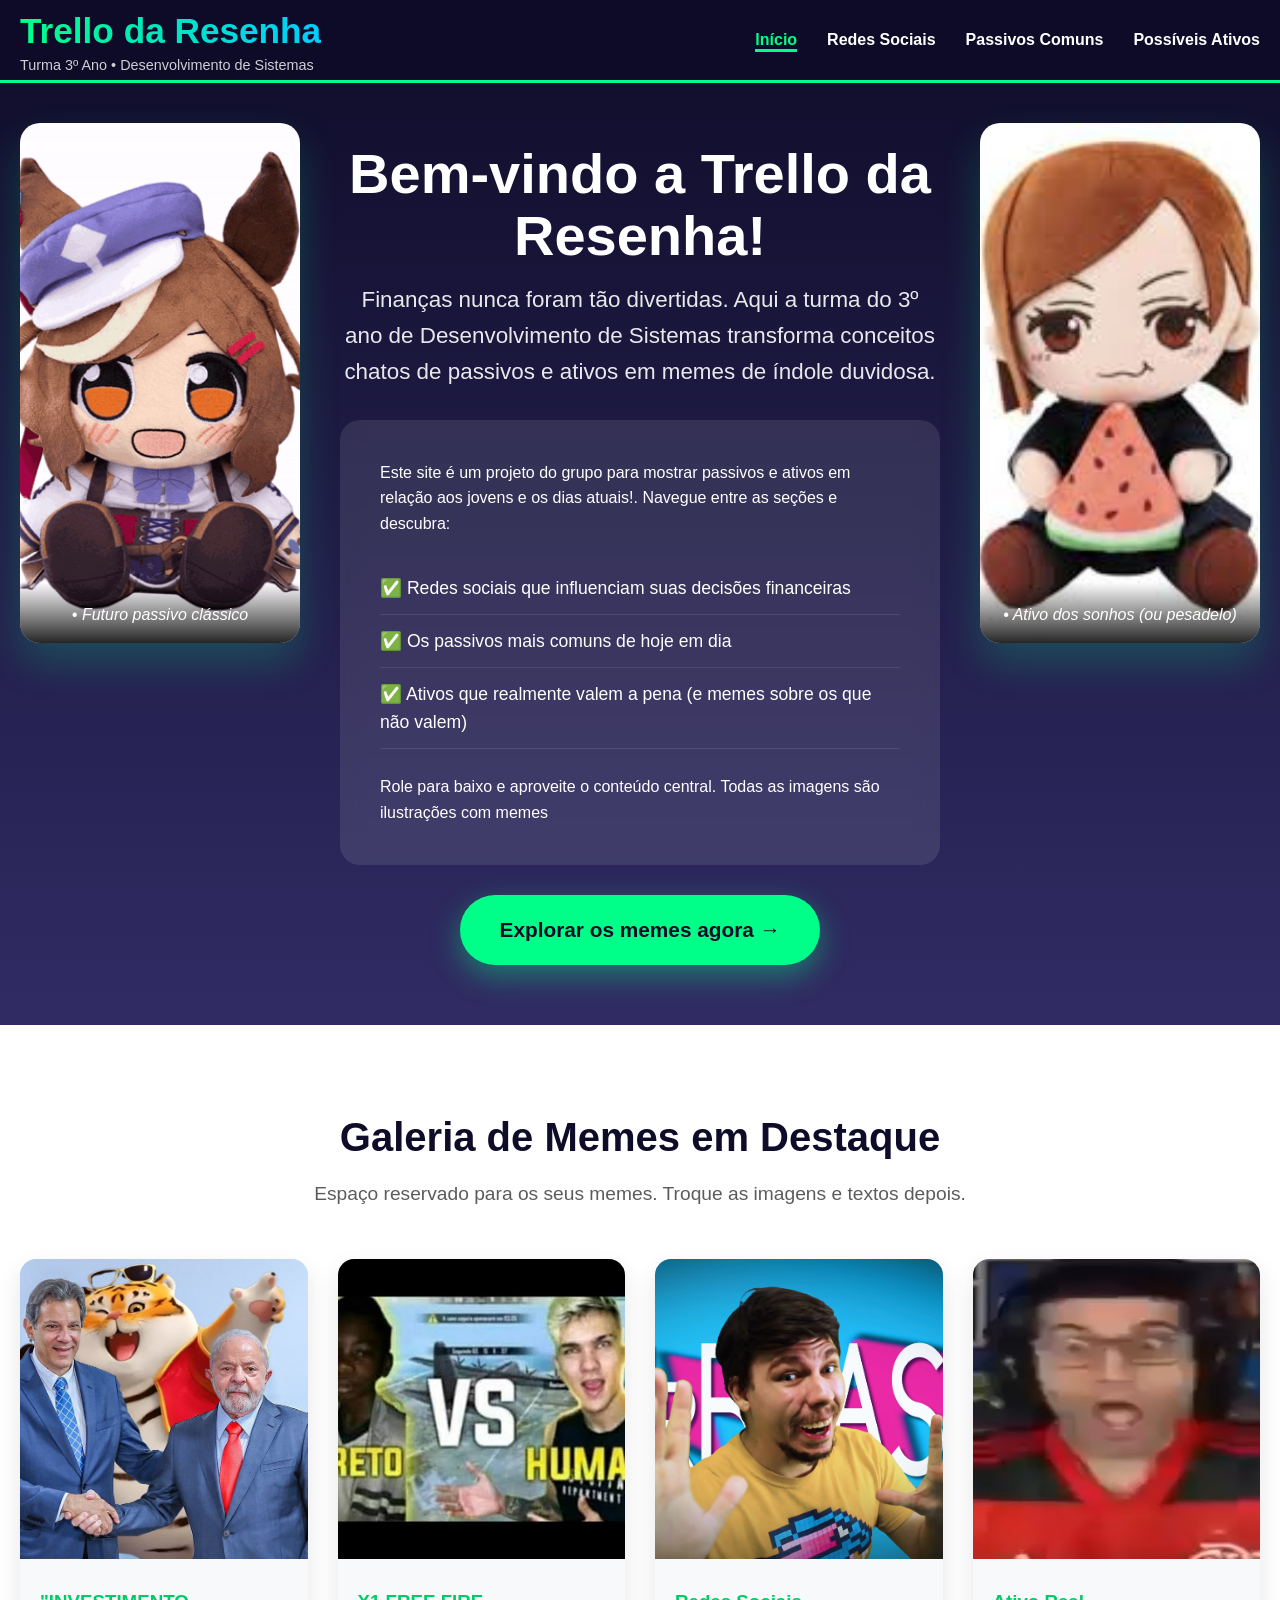
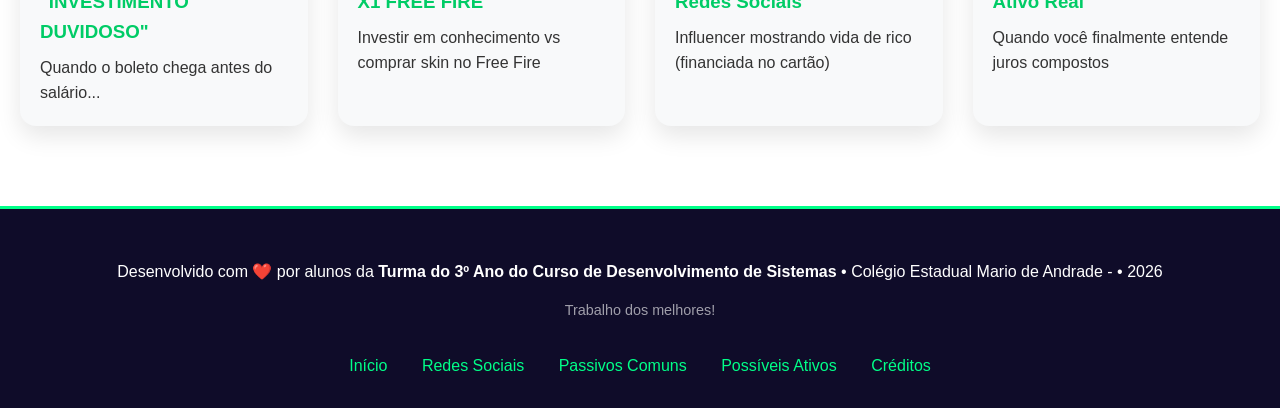
<file: index.html>
<!DOCTYPE html>
<html lang="pt-BR">
<head>
    <meta charset="UTF-8">
    <meta name="viewport" content="width=device-width, initial-scale=1.0">
    <title>Trello da Resenha • Turma 3º DS</title>
    <link rel="stylesheet" href="style.css">
</head>
<body>
    <!-- HEADER / BARRA SUPERIOR -->
    <header class="top-bar">
        <div class="container">
            <!-- Logo / Título -->
            <div class="logo">
                <h1>Trello da Resenha</h1>
                <span class="subtitle">Turma 3º Ano • Desenvolvimento de Sistemas</span>
            </div>

            <!-- Navegação -->
            <nav class="nav-menu">
                <ul>
                    <li><a href="#" class="active">Início</a></li>
                    <li><a href="redes.html">Redes Sociais</a></li>
                    <li><a href="passivos.html">Passivos Comuns</a></li>
                    <li><a href="ativos.html">Possíveis Ativos</a></li>
                </ul>
            </nav>

            <!-- Botão mobile (hamburger) -->
            <button class="hamburger" id="hamburger">
                <span></span>
                <span></span>
                <span></span>
            </button>
        </div>
    </header>

    <!-- MAIN CONTENT -->
    <main>
        
        <!-- HERO CENTRAL - Texto no meio + imagens laterais bonitas -->
        <section class="hero">
            <div class="hero-grid">
                
                <!-- Imagem esquerda (meme placeholder) -->
                <div class="side-image left">
                    <img src="Mambo.png" alt="Meme placeholder esquerdo -">
                    <div class="image-caption">• Futuro passivo clássico</div>
                </div>

                <!-- Área de texto central (principal) -->
                <div class="center-content">
                    <h1 class="hero-title">Bem-vindo a Trello da Resenha!</h1>
                    <p class="hero-subtitle">Finanças nunca foram tão divertidas. Aqui a turma do 3º ano de Desenvolvimento de Sistemas transforma conceitos chatos de passivos e ativos em memes de índole duvidosa.</p>
                    
                    <div class="hero-text">
                        <p>Este site é um projeto do grupo para mostrar passivos e ativos em relação aos jovens e os dias atuais!. Navegue entre as seções e descubra:</p>
                        
                        <ul class="highlight-list">
                            <li>✅ Redes sociais que influenciam suas decisões financeiras</li>
                            <li>✅ Os passivos mais comuns de hoje em dia</li>
                            <li>✅ Ativos que realmente valem a pena (e memes sobre os que não valem)</li>
                        </ul>
                        
                        <p>Role para baixo e aproveite o conteúdo central. Todas as imagens são ilustrações com memes</p>
                    </div>

                    <!-- Botão de call-to-action -->
                    <a href="#" class="cta-button">Explorar os memes agora →</a>
                </div>

                <!-- Imagem direita (meme placeholder) -->
                <div class="side-image right">
                    <img src="nobara.jpg" alt="Meme placeholder direito -">
                    <div class="image-caption">• Ativo dos sonhos (ou pesadelo)</div>
                </div>
            </div>
        </section>

        <!-- SEÇÃO SECUNDÁRIA: Áreas com imagens (memes futuros) -->
        <section class="secondary-section">
            <div class="container">
                <h2 class="section-title">Galeria de Memes em Destaque</h2>
                <p class="section-subtitle">Espaço reservado para os seus memes. Troque as imagens e textos depois.</p>
                
                <div class="memes-grid">
                    <!-- Card 1 -->
                    <div class="meme-card">
                        <img src="haddad-e-lula.jpg" alt="Meme secundário 1">
                        <div class="meme-info">
                            <h3>"INVESTIMENTO DUVIDOSO"</h3>
                            <p>Quando o boleto chega antes do salário...</p>
                        </div>
                    </div>
                    
                    <!-- Card 2 -->
                    <div class="meme-card">
                        <img src="pretovshumano.jpg" alt="Meme secundário 2">
                        <div class="meme-info">
                            <h3>X1 FREE FIRE</h3>
                            <p>Investir em conhecimento vs comprar skin no Free Fire</p>
                        </div>
                    </div>
                    
                    <!-- Card 3 -->
                    <div class="meme-card">
                        <img src="Fake-MrBeast-meme-3.jpg" alt="Meme secundário 3">
                        <div class="meme-info">
                            <h3>Redes Sociais</h3>
                            <p>Influencer mostrando vida de rico (financiada no cartão)</p>
                        </div>
                    </div>
                    
                    <!-- Card 4 -->
                    <div class="meme-card">
                        <img src="davyjones.jpg" alt="Meme secundário 4">
                        <div class="meme-info">
                            <h3>Ativo Real</h3>
                            <p>Quando você finalmente entende juros compostos</p>
                        </div>
                    </div>
                </div>
            </div>
        </section>

    </main>

    <!-- FOOTER -->
    <footer class="main-footer">
        <div class="container">
            <p>
                Desenvolvido com ❤️ por alunos da <strong>Turma do 3º Ano do Curso de Desenvolvimento de Sistemas</strong> • 
                Colégio Estadual Mario de Andrade - • 2026
            </p>
            <p class="footer-small">Trabalho dos melhores!</p>
            
            <!-- Links rápidos no footer -->
            <div class="footer-links">
                <a href="#">Início</a>
                <a href="#">Redes Sociais</a>
                <a href="#">Passivos Comuns</a>
                <a href="#">Possíveis Ativos</a>
                <a href="creditos.html">Créditos</a>
            </div>
        </div>
    </footer>

    <script src="script.js"></script>
</body>
</html>
</file>
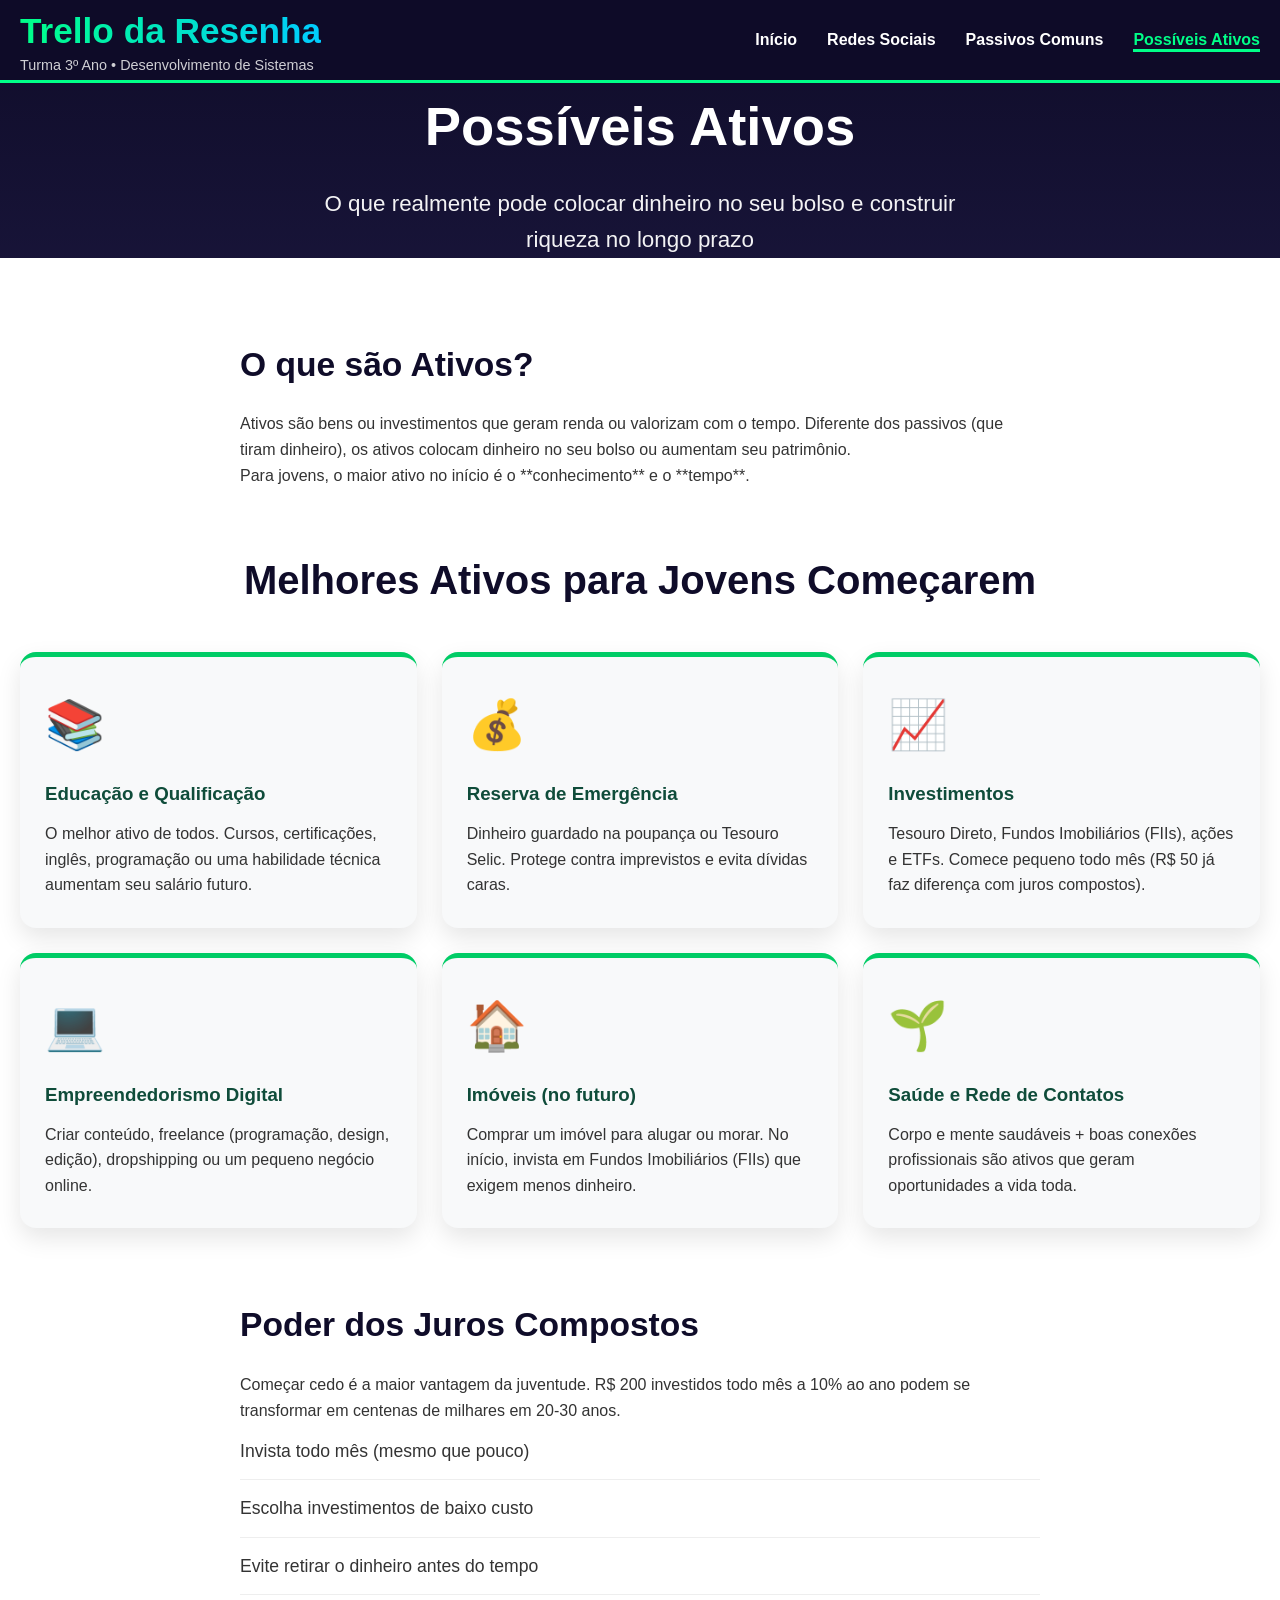
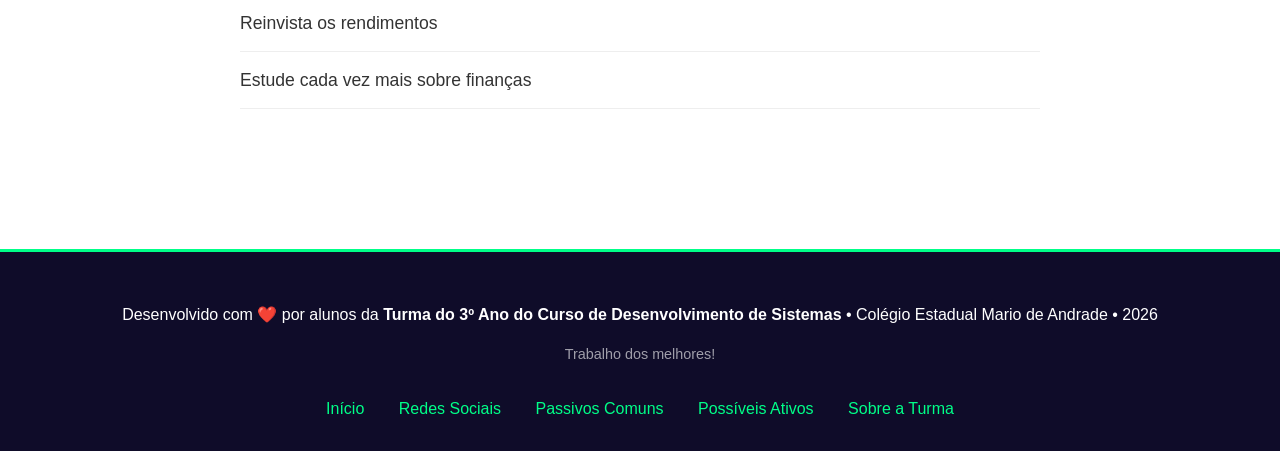
<file: ativos.html>
<!DOCTYPE html>
<html lang="pt-BR">
<head>
    <meta charset="UTF-8">
    <meta name="viewport" content="width=device-width, initial-scale=1.0">
    <title>Possíveis Ativos • Trello da Resenha</title>
    <link rel="stylesheet" href="style.css">
</head>
<body>
    <!-- HEADER -->
    <header class="top-bar">
        <div class="container">
            <div class="logo">
                <h1>Trello da Resenha</h1>
                <span class="subtitle">Turma 3º Ano • Desenvolvimento de Sistemas</span>
            </div>

            <nav class="nav-menu">
                <ul>
                    <li><a href="index.html">Início</a></li>
                    <li><a href="redes.html">Redes Sociais</a></li>
                    <li><a href="passivos.html">Passivos Comuns</a></li>
                    <li><a href="ativos.html" class="active">Possíveis Ativos</a></li>
                </ul>
            </nav>

            <button class="hamburger" id="hamburger">
                <span></span>
                <span></span>
                <span></span>
            </button>
        </div>
    </header>

    <main>
        
        <!-- HERO -->
        <section class="hero-ativos">
            <div class="container">
                <div class="hero-ativos-content">
                    <h1 class="hero-ativos-title">Possíveis Ativos</h1>
                    <p class="hero-ativos-subtitle">
                        O que realmente pode colocar dinheiro no seu bolso e construir riqueza no longo prazo
                    </p>
                </div>
            </div>
        </section>

        <!-- CONTEÚDO -->
        <section class="content-section">
            <div class="container">
                
                <div class="text-block">
                    <h2>O que são Ativos?</h2>
                    <p>Ativos são bens ou investimentos que geram renda ou valorizam com o tempo. Diferente dos passivos (que tiram dinheiro), os ativos colocam dinheiro no seu bolso ou aumentam seu patrimônio.</p>
                    <p>Para jovens, o maior ativo no início é o **conhecimento** e o **tempo**.</p>
                </div>

                <h2 class="section-title" style="text-align:center; margin: 50px 0 30px;">Melhores Ativos para Jovens Começarem</h2>
                
                <div class="ativos-grid">
                    <div class="ativo-card">
                        <div class="ativo-icon">📚</div>
                        <h3>Educação e Qualificação</h3>
                        <p>O melhor ativo de todos. Cursos, certificações, inglês, programação ou uma habilidade técnica aumentam seu salário futuro.</p>
                    </div>
                    
                    <div class="ativo-card">
                        <div class="ativo-icon">💰</div>
                        <h3>Reserva de Emergência</h3>
                        <p>Dinheiro guardado na poupança ou Tesouro Selic. Protege contra imprevistos e evita dívidas caras.</p>
                    </div>
                    
                    <div class="ativo-card">
                        <div class="ativo-icon">📈</div>
                        <h3>Investimentos</h3>
                        <p>Tesouro Direto, Fundos Imobiliários (FIIs), ações e ETFs. Comece pequeno todo mês (R$ 50 já faz diferença com juros compostos).</p>
                    </div>
                    
                    <div class="ativo-card">
                        <div class="ativo-icon">💻</div>
                        <h3>Empreendedorismo Digital</h3>
                        <p>Criar conteúdo, freelance (programação, design, edição), dropshipping ou um pequeno negócio online.</p>
                    </div>
                    
                    <div class="ativo-card">
                        <div class="ativo-icon">🏠</div>
                        <h3>Imóveis (no futuro)</h3>
                        <p>Comprar um imóvel para alugar ou morar. No início, invista em Fundos Imobiliários (FIIs) que exigem menos dinheiro.</p>
                    </div>
                    
                    <div class="ativo-card">
                        <div class="ativo-icon">🌱</div>
                        <h3>Saúde e Rede de Contatos</h3>
                        <p>Corpo e mente saudáveis + boas conexões profissionais são ativos que geram oportunidades a vida toda.</p>
                    </div>
                </div>

                <div class="text-block" style="margin-top: 70px;">
                    <h2>Poder dos Juros Compostos</h2>
                    <p>Começar cedo é a maior vantagem da juventude. R$ 200 investidos todo mês a 10% ao ano podem se transformar em centenas de milhares em 20-30 anos.</p>
                    
                    <ul class="custom-list">
                        <li>Invista todo mês (mesmo que pouco)</li>
                        <li>Escolha investimentos de baixo custo</li>
                        <li>Evite retirar o dinheiro antes do tempo</li>
                        <li>Reinvista os rendimentos</li>
                        <li>Estude cada vez mais sobre finanças</li>
                    </ul>
                </div>

                <!-- Área leve com memes (opcional e pequena) -->
               
        </section>

    </main>

    <!-- FOOTER -->
    <footer class="main-footer">
        <div class="container">
            <p>
                Desenvolvido com ❤️ por alunos da <strong>Turma do 3º Ano do Curso de Desenvolvimento de Sistemas</strong> • 
                Colégio Estadual Mario de Andrade • 2026
            </p>
            <p class="footer-small">Trabalho dos melhores!</p>
            
            <div class="footer-links">
                <a href="index.html">Início</a>
                <a href="redes.html">Redes Sociais</a>
                <a href="passivos.html">Passivos Comuns</a>
                <a href="ativos.html">Possíveis Ativos</a>
                <a href="#">Sobre a Turma</a>
            </div>
        </div>
    </footer>

    <script src="script.js"></script>
</body>
</html>
</file>
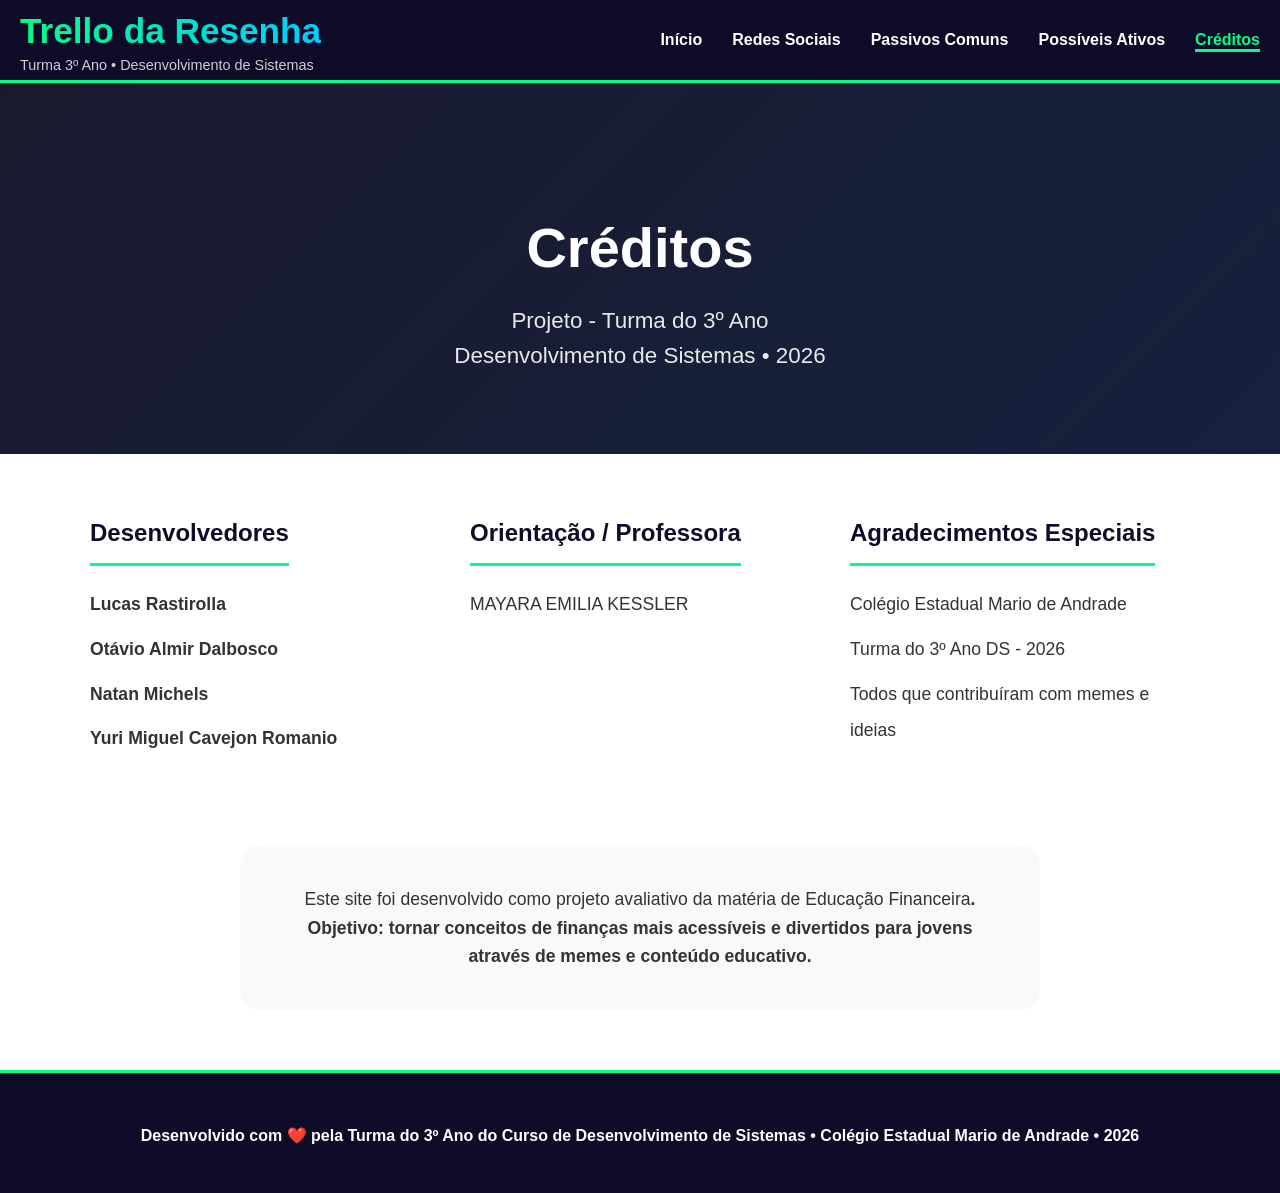
<file: creditos.html>
<!DOCTYPE html>
<html lang="pt-BR">
<head>
    <meta charset="UTF-8">
    <meta name="viewport" content="width=device-width, initial-scale=1.0">
    <title>Créditos • Trello da Resenha</title>
    <link rel="stylesheet" href="style.css">
</head>
<body>
    <!-- HEADER -->
    <header class="top-bar">
        <div class="container">
            <div class="logo">
                <h1>Trello da Resenha</h1>
                <span class="subtitle">Turma 3º Ano • Desenvolvimento de Sistemas</span>
            </div>

            <nav class="nav-menu">
                <ul>
                    <li><a href="index.html">Início</a></li>
                    <li><a href="redes.html">Redes Sociais</a></li>
                    <li><a href="passivos.html">Passivos Comuns</a></li>
                    <li><a href="ativos.html">Possíveis Ativos</a></li>
                    <li><a href="creditos.html" class="active">Créditos</a></li>
                </ul>
            </nav>

            <button class="hamburger" id="hamburger">
                <span></span>
                <span></span>
                <span></span>
            </button>
        </div>
    </header>

    <main>
        <section class="creditos-hero">
            <div class="container">
                <h1 class="creditos-title">Créditos</h1>
                <p class="creditos-subtitle">Projeto - Turma do 3º Ano<br>Desenvolvimento de Sistemas • 2026</p>
            </div>
        </section>

        <section class="creditos-section">
            <div class="container">
                <div class="creditos-grid">
                    
                    <div class="creditos-grupo">
                        <h2>Desenvolvedores</h2>
                        <ul>
                            <li><strong>Lucas Rastirolla</strong></li>
                            <li><strong>Otávio Almir Dalbosco</strong></li>
                            <li><strong>Natan Michels</strong></li>
                            <li><strong>Yuri Miguel Cavejon Romanio</strong></li>
                        </ul>
                    </div>

                    <div class="creditos-grupo">
                        <h2>Orientação / Professora</h2>
                        <ul>
                            <li>MAYARA EMILIA KESSLER</li>
                        </ul>
                    </div>

                    <div class="creditos-grupo">
                        <h2>Agradecimentos Especiais</h2>
                        <ul>
                            <li>Colégio Estadual Mario de Andrade</li>
                            <li>Turma do 3º Ano DS - 2026</li>
                            <li>Todos que contribuíram com memes e ideias</li>
                        </ul>
                    </div>

                </div>

                <div class="creditos-final">
                    <p>Este site foi desenvolvido como projeto avaliativo da matéria de </strong>Educação Financeira<strong>.</p>
                    <p>Objetivo: tornar conceitos de finanças mais acessíveis e divertidos para jovens através de memes e conteúdo educativo.</p>
                </div>
            </div>
        </section>
    </main>

    <!-- FOOTER -->
    <footer class="main-footer">
        <div class="container">
            <p>
                Desenvolvido com ❤️ pela <strong>Turma do 3º Ano do Curso de Desenvolvimento de Sistemas</strong> • 
                Colégio Estadual Mario de Andrade • 2026
            </p>
        </div>
    </footer>

    <script src="script.js"></script>
</body>
</html>
</file>
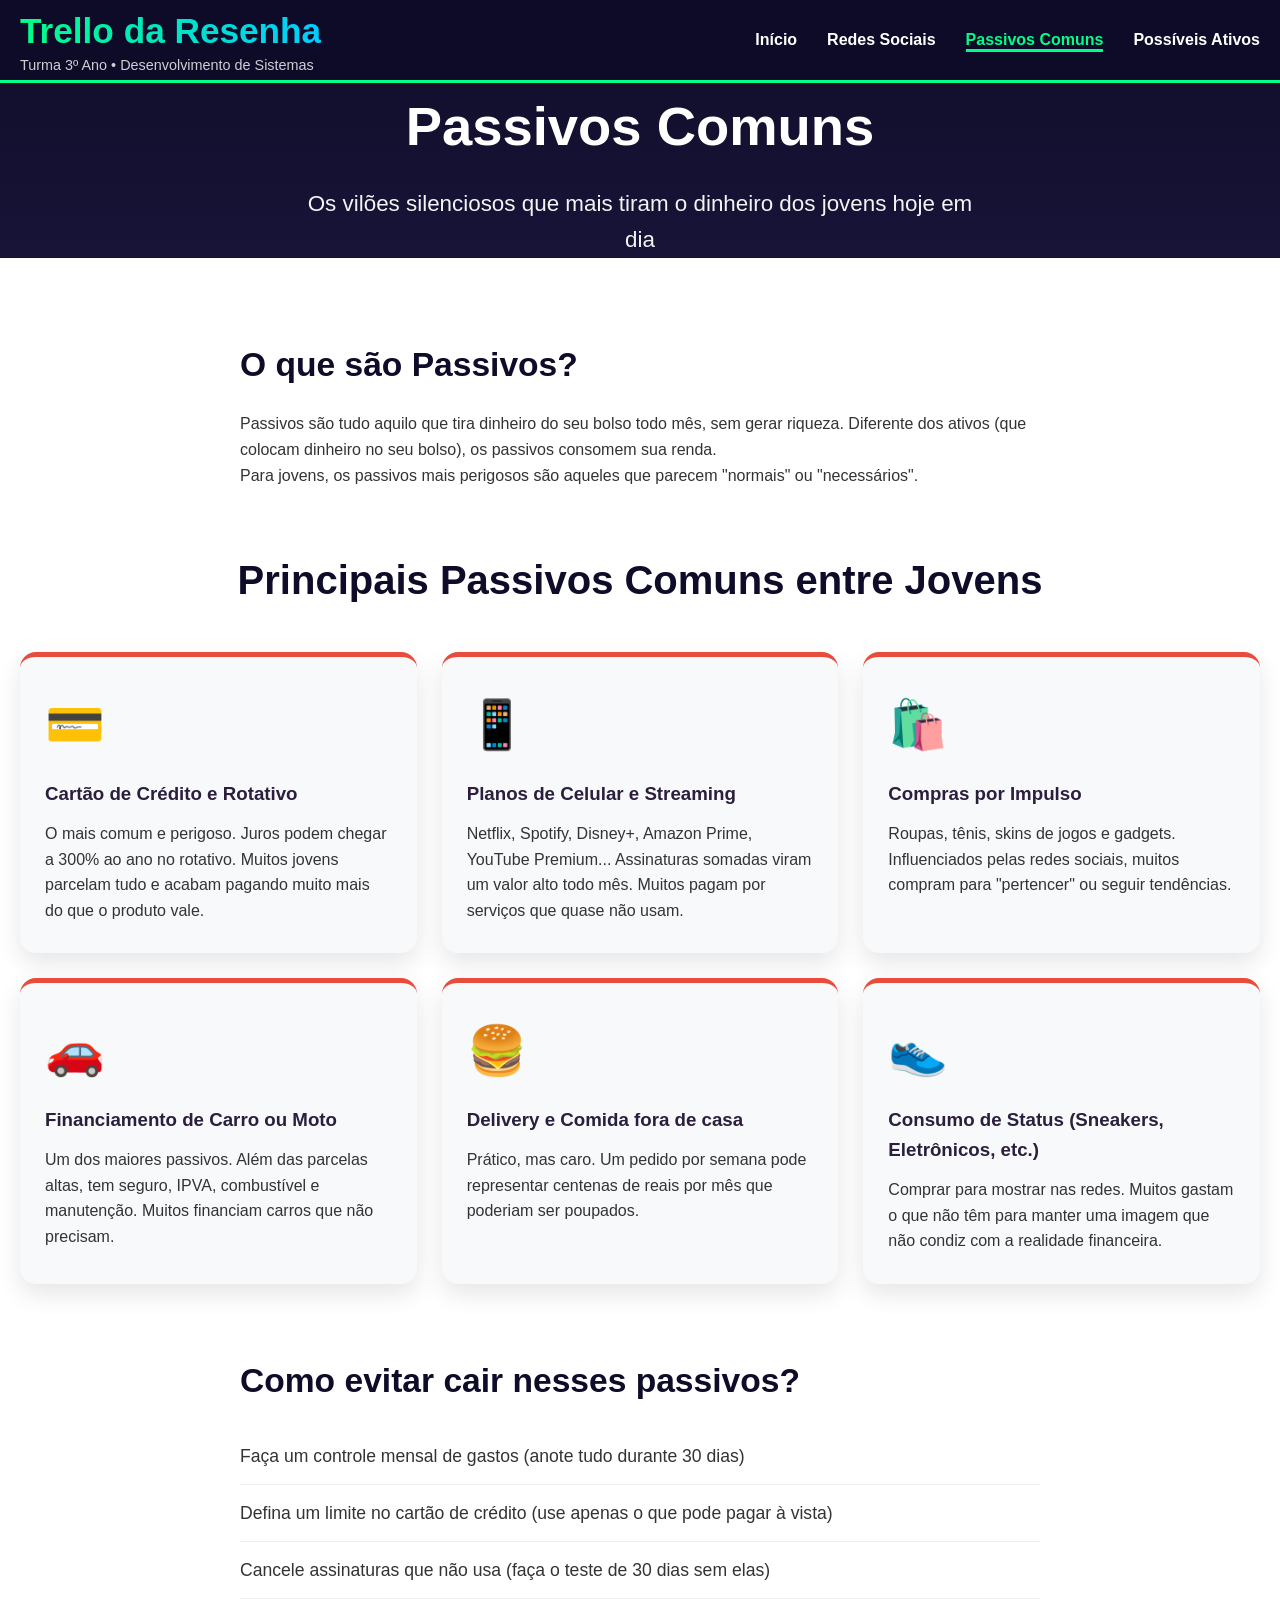
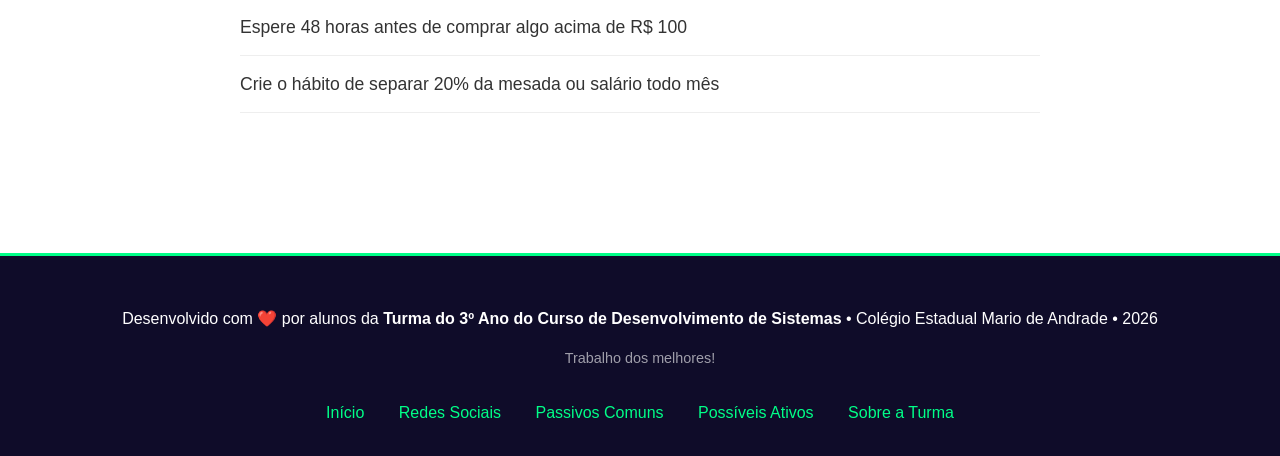
<file: passivos.html>
<!DOCTYPE html>
<html lang="pt-BR">
<head>
    <meta charset="UTF-8">
    <meta name="viewport" content="width=device-width, initial-scale=1.0">
    <title>Passivos Comuns • Trello da Resenha</title>
    <link rel="stylesheet" href="style.css">
</head>
<body>
    <!-- HEADER -->
    <header class="top-bar">
        <div class="container">
            <div class="logo">
                <h1>Trello da Resenha</h1>
                <span class="subtitle">Turma 3º Ano • Desenvolvimento de Sistemas</span>
            </div>

            <nav class="nav-menu">
                <ul>
                    <li><a href="index.html">Início</a></li>
                    <li><a href="redes.html">Redes Sociais</a></li>
                    <li><a href="passivos.html" class="active">Passivos Comuns</a></li>
                    <li><a href="ativos.html">Possíveis Ativos</a></li>
                </ul>
            </nav>

            <button class="hamburger" id="hamburger">
                <span></span>
                <span></span>
                <span></span>
            </button>
        </div>
    </header>

    <main>
        
        <!-- HERO DIFERENTE -->
        <section class="hero-passivos">
            <div class="container">
                <div class="hero-passivos-content">
                    <h1 class="hero-passivos-title">Passivos Comuns</h1>
                    <p class="hero-passivos-subtitle">
                        Os vilões silenciosos que mais tiram o dinheiro dos jovens hoje em dia
                    </p>
                </div>
            </div>
        </section>

        <!-- CONTEÚDO PRINCIPAL -->
        <section class="content-section">
            <div class="container">
                
                <div class="text-block">
                    <h2>O que são Passivos?</h2>
                    <p>Passivos são tudo aquilo que tira dinheiro do seu bolso todo mês, sem gerar riqueza. Diferente dos ativos (que colocam dinheiro no seu bolso), os passivos consomem sua renda.</p>
                    <p>Para jovens, os passivos mais perigosos são aqueles que parecem "normais" ou "necessários".</p>
                </div>

                <!-- Principais Passivos - Cards -->
                <h2 class="section-title" style="text-align:center; margin: 50px 0 30px;">Principais Passivos Comuns entre Jovens</h2>
                
                <div class="passivos-grid">
                    <div class="passivo-card">
                        <div class="passivo-icon">💳</div>
                        <h3>Cartão de Crédito e Rotativo</h3>
                        <p>O mais comum e perigoso. Juros podem chegar a 300% ao ano no rotativo. Muitos jovens parcelam tudo e acabam pagando muito mais do que o produto vale.</p>
                    </div>
                    
                    <div class="passivo-card">
                        <div class="passivo-icon">📱</div>
                        <h3>Planos de Celular e Streaming</h3>
                        <p>Netflix, Spotify, Disney+, Amazon Prime, YouTube Premium... Assinaturas somadas viram um valor alto todo mês. Muitos pagam por serviços que quase não usam.</p>
                    </div>
                    
                    <div class="passivo-card">
                        <div class="passivo-icon">🛍️</div>
                        <h3>Compras por Impulso</h3>
                        <p>Roupas, tênis, skins de jogos e gadgets. Influenciados pelas redes sociais, muitos compram para "pertencer" ou seguir tendências.</p>
                    </div>
                    
                    <div class="passivo-card">
                        <div class="passivo-icon">🚗</div>
                        <h3>Financiamento de Carro ou Moto</h3>
                        <p>Um dos maiores passivos. Além das parcelas altas, tem seguro, IPVA, combustível e manutenção. Muitos financiam carros que não precisam.</p>
                    </div>
                    
                    <div class="passivo-card">
                        <div class="passivo-icon">🍔</div>
                        <h3>Delivery e Comida fora de casa</h3>
                        <p>Prático, mas caro. Um pedido por semana pode representar centenas de reais por mês que poderiam ser poupados.</p>
                    </div>
                    
                    <div class="passivo-card">
                        <div class="passivo-icon">👟</div>
                        <h3>Consumo de Status (Sneakers, Eletrônicos, etc.)</h3>
                        <p>Comprar para mostrar nas redes. Muitos gastam o que não têm para manter uma imagem que não condiz com a realidade financeira.</p>
                    </div>
                </div>

                <div class="text-block" style="margin-top: 70px;">
                    <h2>Como evitar cair nesses passivos?</h2>
                    <ul class="custom-list">
                        <li>Faça um controle mensal de gastos (anote tudo durante 30 dias)</li>
                        <li>Defina um limite no cartão de crédito (use apenas o que pode pagar à vista)</li>
                        <li>Cancele assinaturas que não usa (faça o teste de 30 dias sem elas)</li>
                        <li>Espere 48 horas antes de comprar algo acima de R$ 100</li>
                        <li>Crie o hábito de separar 20% da mesada ou salário todo mês</li>
                    </ul>
                </div>

               
        </section>

    </main>

    <!-- FOOTER -->
    <footer class="main-footer">
        <div class="container">
            <p>
                Desenvolvido com ❤️ por alunos da <strong>Turma do 3º Ano do Curso de Desenvolvimento de Sistemas</strong> • 
                Colégio Estadual Mario de Andrade • 2026
            </p>
            <p class="footer-small">Trabalho dos melhores!</p>
            
            <div class="footer-links">
                <a href="index.html">Início</a>
                <a href="redes.html">Redes Sociais</a>
                <a href="passivos.html">Passivos Comuns</a>
                <a href="#">Possíveis Ativos</a>
                <a href="#">Sobre a Turma</a>
            </div>
        </div>
    </footer>

    <script src="script.js"></script>
</body>
</html>
</file>
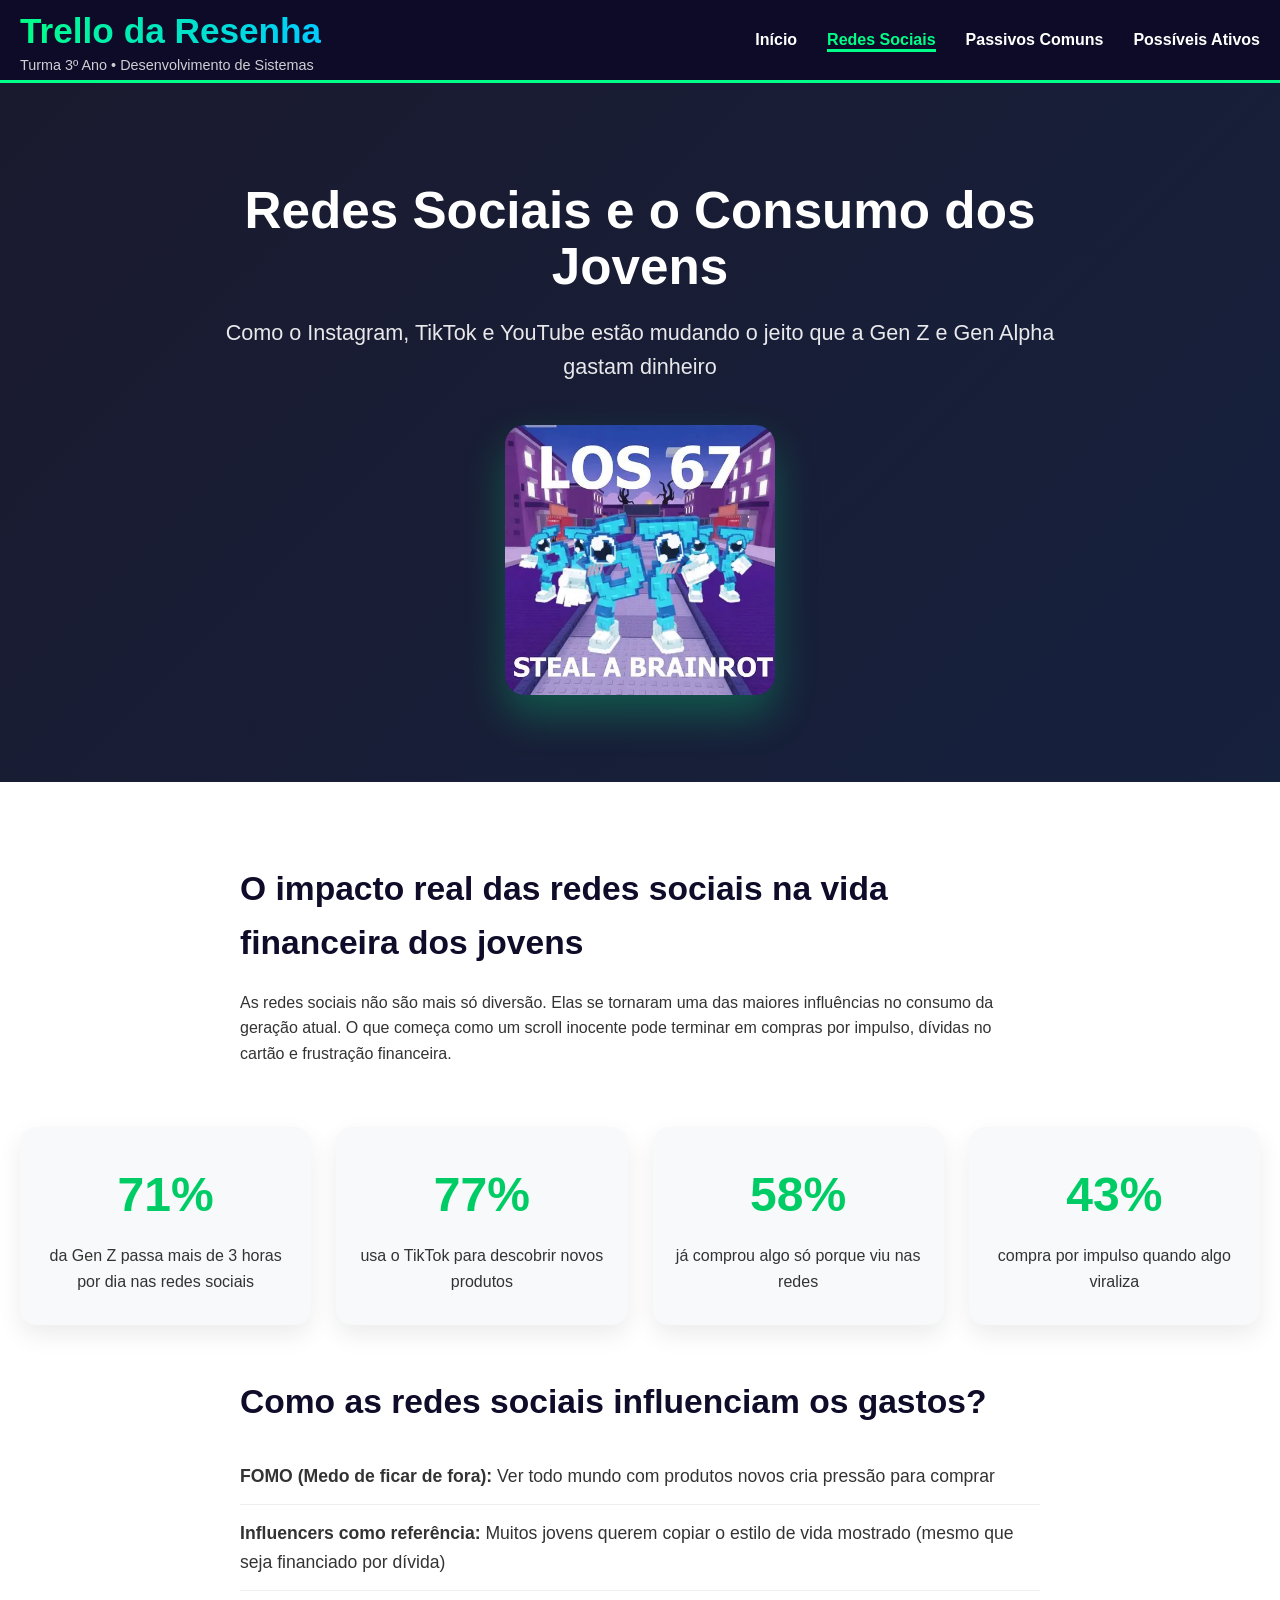
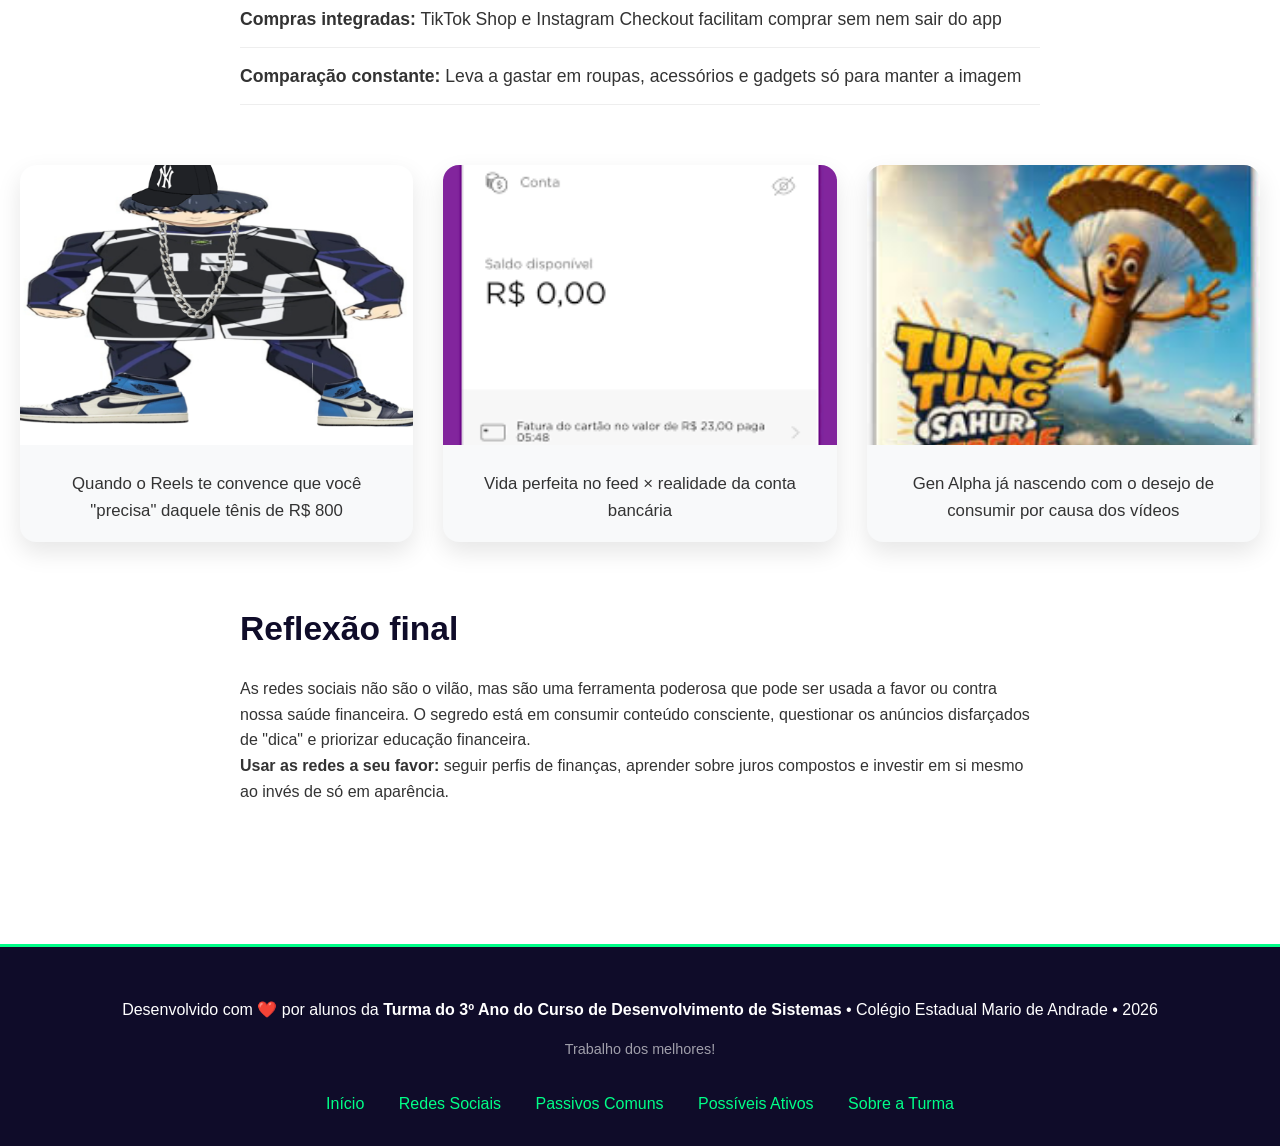
<file: redes.html>
<!DOCTYPE html>
<html lang="pt-BR">
<head>
    <meta charset="UTF-8">
    <meta name="viewport" content="width=device-width, initial-scale=1.0">
    <title>Redes Sociais • Trello da Resenha</title>
    <link rel="stylesheet" href="style.css">
</head>
<body>
    <!-- HEADER (mantido igual) -->
    <header class="top-bar">
        <div class="container">
            <div class="logo">
                <h1>Trello da Resenha</h1>
                <span class="subtitle">Turma 3º Ano • Desenvolvimento de Sistemas</span>
            </div>

            <nav class="nav-menu">
                <ul>
                    <li><a href="index.html">Início</a></li>
                    <li><a href="redes.html" class="active">Redes Sociais</a></li>
                    <li><a href="passivos.html">Passivos Comuns</a></li>
                    <li><a href="ativos.html">Possíveis Ativos</a></li>
                </ul>
            </nav>

            <button class="hamburger" id="hamburger">
                <span></span>
                <span></span>
                <span></span>
            </button>
        </div>
    </header>

    <main>
        
        <!-- HERO DIFERENTE - Mais simples e focado -->
        <section class="hero-redes">
            <div class="container">
                <div class="hero-redes-content">
                    <h1 class="hero-redes-title">Redes Sociais e o Consumo dos Jovens</h1>
                    <p class="hero-redes-subtitle">
                        Como o Instagram, TikTok e YouTube estão mudando o jeito que a Gen Z e Gen Alpha gastam dinheiro
                    </p>
                    <div class="hero-redes-image">
                        <img src="OIP.webp" alt="Meme principal sobre redes sociais" id="OIP">
                    </div>
                </div>
            </div>
        </section>

        <!-- CONTEÚDO PRINCIPAL -->
        <section class="content-section">
            <div class="container">
                
                <div class="text-block">
                    <h2>O impacto real das redes sociais na vida financeira dos jovens</h2>
                    <p>As redes sociais não são mais só diversão. Elas se tornaram uma das maiores influências no consumo da geração atual. O que começa como um scroll inocente pode terminar em compras por impulso, dívidas no cartão e frustração financeira.</p>
                </div>

                <!-- Estatísticas em cards bonitos -->
                <div class="stats-grid">
                    <div class="stat-card">
                        <h3>71%</h3>
                        <p>da Gen Z passa mais de 3 horas por dia nas redes sociais</p>
                    </div>
                    <div class="stat-card">
                        <h3>77%</h3>
                        <p>usa o TikTok para descobrir novos produtos</p>
                    </div>
                    <div class="stat-card">
                        <h3>58%</h3>
                        <p>já comprou algo só porque viu nas redes</p>
                    </div>
                    <div class="stat-card">
                        <h3>43%</h3>
                        <p>compra por impulso quando algo viraliza</p>
                    </div>
                </div>

                <div class="text-block">
                    <h2>Como as redes sociais influenciam os gastos?</h2>
                    <ul class="custom-list">
                        <li><strong>FOMO (Medo de ficar de fora):</strong> Ver todo mundo com produtos novos cria pressão para comprar</li>
                        <li><strong>Influencers como referência:</strong> Muitos jovens querem copiar o estilo de vida mostrado (mesmo que seja financiado por dívida)</li>
                        <li><strong>Compras integradas:</strong> TikTok Shop e Instagram Checkout facilitam comprar sem nem sair do app</li>
                        <li><strong>Comparação constante:</strong> Leva a gastar em roupas, acessórios e gadgets só para manter a imagem</li>
                    </ul>
                </div>

                <!-- Seção de memes / imagens -->
                <div class="memes-redes-grid">
                    <div class="meme-redes-card">
                        <img src="1000005749.png" alt="Meme 1">
                        <p>Quando o Reels te convence que você "precisa" daquele tênis de R$ 800</p>
                    </div>
                    <div class="meme-redes-card">
                        <img src="saldo.png" alt="Meme 2">
                        <p>Vida perfeita no feed × realidade da conta bancária</p>
                    </div>
                    <div class="meme-redes-card">
                        <img src="sahurextreme.jpg" alt="Meme 3">
                        <p>Gen Alpha já nascendo com o desejo de consumir por causa dos vídeos</p>
                    </div>
                </div>

                <div class="text-block">
                    <h2>Reflexão final</h2>
                    <p>As redes sociais não são o vilão, mas são uma ferramenta poderosa que pode ser usada a favor ou contra nossa saúde financeira. O segredo está em consumir conteúdo consciente, questionar os anúncios disfarçados de "dica" e priorizar educação financeira.</p>
                    <p><strong>Usar as redes a seu favor:</strong> seguir perfis de finanças, aprender sobre juros compostos e investir em si mesmo ao invés de só em aparência.</p>
                </div>

            </div>
        </section>

    </main>

    <!-- FOOTER (igual) -->
    <footer class="main-footer">
        <div class="container">
            <p>
                Desenvolvido com ❤️ por alunos da <strong>Turma do 3º Ano do Curso de Desenvolvimento de Sistemas</strong> • 
                Colégio Estadual Mario de Andrade • 2026
            </p>
            <p class="footer-small">Trabalho dos melhores!</p>
            
            <div class="footer-links">
                <a href="index.html">Início</a>
                <a href="redes.html">Redes Sociais</a>
                <a href="#">Passivos Comuns</a>
                <a href="#">Possíveis Ativos</a>
                <a href="#">Sobre a Turma</a>
            </div>
        </div>
    </footer>

    <script src="script.js"></script>
</body>
</html>
</file>
<file: style.css>
/* style.css */
* {
    margin: 0;
    padding: 0;
    box-sizing: border-box;
}

body {
    font-family: 'Segoe UI', Tahoma, Geneva, Verdana, sans-serif;
    line-height: 1.6;
    color: #333;
    background: linear-gradient(180deg, #0f0c29, #302b63, #24243e);
    color: #fff;
    overflow-x: hidden;
}

/* ===== TOP BAR ===== */
.top-bar {
    background: rgba(15, 12, 41, 0.95);
    backdrop-filter: blur(10px);
    position: sticky;
    top: 0;
    z-index: 1000;
    border-bottom: 3px solid #00ff88;
}

.top-bar .container {
    max-width: 1280px;
    margin: 0 auto;
    padding: 0 20px;
    display: flex;
    align-items: center;
    justify-content: space-between;
    height: 80px;
}

.logo h1 {
    font-size: 2.2rem;
    background: linear-gradient(90deg, #00ff88, #00ccff);
    -webkit-background-clip: text;
    -webkit-text-fill-color: transparent;
}

.logo .subtitle {
    font-size: 0.9rem;
    opacity: 0.8;
    display: block;
    margin-top: -6px;
}

.nav-menu ul {
    display: flex;
    list-style: none;
    gap: 30px;
}

.nav-menu a {
    color: #fff;
    text-decoration: none;
    font-weight: 600;
    transition: all 0.3s;
    position: relative;
}

.nav-menu a:hover,
.nav-menu a.active {
    color: #00ff88;
}

.nav-menu a::after {
    content: '';
    position: absolute;
    width: 0;
    height: 3px;
    bottom: -4px;
    left: 0;
    background: #00ff88;
    transition: width 0.3s;
}

.nav-menu a:hover::after,
.nav-menu a.active::after {
    width: 100%;
}

/* Hamburger */
.hamburger {
    display: none;
    flex-direction: column;
    gap: 5px;
    background: none;
    border: none;
    cursor: pointer;
}

.hamburger span {
    width: 30px;
    height: 3px;
    background: #fff;
    transition: 0.3s;
}

/* ===== HERO ===== */
.hero {
    max-width: 1280px;
    margin: 0 auto;
    padding: 40px 20px;
}

.hero-grid {
    display: grid;
    grid-template-columns: 280px 1fr 280px;
    gap: 40px;
    align-items: start;
}

.side-image {
    position: relative;
    border-radius: 20px;
    overflow: hidden;
    box-shadow: 0 20px 40px rgba(0, 255, 136, 0.2);
    transition: transform 0.4s ease;
}

.side-image:hover {
    transform: scale(1.05);
}

.side-image img {
    width: 100%;
    height: 100%;
    object-fit: cover;
    display: block;
}

.image-caption {
    position: absolute;
    bottom: 0;
    left: 0;
    right: 0;
    background: linear-gradient(transparent, rgba(0,0,0,0.85));
    color: #fff;
    padding: 20px 15px 15px;
    font-size: 1rem;
    text-align: center;
    font-style: italic;
}

.center-content {
    text-align: center;
    padding: 20px 0;
}

.hero-title {
    font-size: 3.5rem;
    margin-bottom: 16px;
    line-height: 1.1;
}

.hero-subtitle {
    font-size: 1.4rem;
    margin-bottom: 30px;
    opacity: 0.9;
}

.hero-text {
    background: rgba(255,255,255,0.1);
    padding: 40px;
    border-radius: 20px;
    backdrop-filter: blur(10px);
    margin-bottom: 30px;
    text-align: left;
}

.highlight-list {
    list-style: none;
    margin: 25px 0;
}

.highlight-list li {
    padding: 12px 0;
    border-bottom: 1px solid rgba(255,255,255,0.1);
    font-size: 1.1rem;
}

.cta-button {
    display: inline-block;
    background: #00ff88;
    color: #0f0c29;
    padding: 18px 40px;
    border-radius: 50px;
    font-size: 1.3rem;
    font-weight: 700;
    text-decoration: none;
    transition: all 0.3s;
    box-shadow: 0 10px 30px rgba(0, 255, 136, 0.4);
}

.cta-button:hover {
    transform: translateY(-5px);
    box-shadow: 0 20px 40px rgba(0, 255, 136, 0.6);
}

/* ===== SEÇÃO SECUNDÁRIA ===== */
.secondary-section {
    background: #fff;
    color: #333;
    padding: 80px 20px;
}

.container {
    max-width: 1280px;
    margin: 0 auto;
}

.section-title {
    text-align: center;
    font-size: 2.5rem;
    margin-bottom: 10px;
    color: #0f0c29;
}

.section-subtitle {
    text-align: center;
    font-size: 1.2rem;
    margin-bottom: 50px;
    opacity: 0.8;
}

.memes-grid {
    display: grid;
    grid-template-columns: repeat(auto-fit, minmax(280px, 1fr));
    gap: 30px;
}

.meme-card {
    background: #f8f9fa;
    border-radius: 16px;
    overflow: hidden;
    box-shadow: 0 10px 25px rgba(0,0,0,0.1);
    transition: all 0.3s;
}

.meme-card:hover {
    transform: translateY(-10px);
    box-shadow: 0 20px 40px rgba(0, 255, 136, 0.3);
}

.meme-card img {
    width: 100%;
    height: 300px;
    object-fit: cover;
}

.meme-info {
    padding: 20px;
}

.meme-info h3 {
    color: #00cc66;
    margin-bottom: 8px;
}

/* ===== FOOTER ===== */
.main-footer {
    background: #0f0c29;
    padding: 50px 20px 30px;
    text-align: center;
    border-top: 3px solid #00ff88;
}

.main-footer p {
    margin-bottom: 15px;
}

.footer-small {
    font-size: 0.9rem;
    opacity: 0.6;
}

.footer-links {
    margin-top: 30px;
}

.footer-links a {
    color: #00ff88;
    margin: 0 15px;
    text-decoration: none;
    font-weight: 500;
}

/* ===== RESPONSIVO ===== */
@media (max-width: 992px) {
    .hero-grid {
        grid-template-columns: 1fr;
        gap: 30px;
    }
    
    .side-image {
        max-width: 400px;
        margin: 0 auto;
    }
    
    .hero-title {
        font-size: 2.8rem;
    }
}

@media (max-width: 768px) {
    .nav-menu ul {
        display: none;
        flex-direction: column;
        position: absolute;
        top: 80px;
        left: 0;
        right: 0;
        background: #0f0c29;
        padding: 20px;
        gap: 15px;
    }
    
    .nav-menu.show ul {
        display: flex;
    }
    
    .hamburger {
        display: flex;
    }
    
    .hero-title {
        font-size: 2.4rem;
    }
}
.side-image img {
    width: 100%;           /* ocupa toda a largura disponível */
    height: 520px;         /* altura fixa - você pode mudar esse número */
    object-fit: cover;     /* ESSA É A LINHA MAIS IMPORTANTE */
    object-position: center; /* centraliza a imagem */
}
/* ====================== ESTILOS DA PÁGINA DE REDES SOCIAIS ====================== */

.hero-redes {
    background: linear-gradient(135deg, #1a1a2e, #16213e);
    padding: 100px 20px 80px;
    text-align: center;
}

.hero-redes-content {
    max-width: 900px;
    margin: 0 auto;
}

.hero-redes-title {
    font-size: 3.2rem;
    margin-bottom: 20px;
    line-height: 1.1;
}

.hero-redes-subtitle {
    font-size: 1.35rem;
    opacity: 0.9;
    margin-bottom: 40px;
}

.hero-redes-image img {
    max-width: 100%;
    border-radius: 20px;
    box-shadow: 0 20px 40px rgba(0, 255, 136, 0.25);
}

/* Seção de conteúdo */
.content-section {
    padding: 80px 20px;
    background: #fff;
    color: #333;
}

.text-block {
    max-width: 800px;
    margin: 0 auto 60px;
}

.text-block h2 {
    font-size: 2.1rem;
    margin-bottom: 20px;
    color: #0f0c29;
}

.custom-list {
    list-style: none;
}

.custom-list li {
    padding: 14px 0;
    border-bottom: 1px solid #eee;
    font-size: 1.1rem;
}

/* Cards de estatísticas */
.stats-grid {
    display: grid;
    grid-template-columns: repeat(auto-fit, minmax(220px, 1fr));
    gap: 25px;
    margin: 50px 0;
}

.stat-card {
    background: #f8f9fa;
    padding: 30px 20px;
    border-radius: 16px;
    text-align: center;
    box-shadow: 0 10px 25px rgba(0,0,0,0.08);
    transition: transform 0.3s;
}

.stat-card:hover {
    transform: translateY(-8px);
}

.stat-card h3 {
    font-size: 3rem;
    color: #00cc66;
    margin-bottom: 10px;
}

/* Grid de memes na página de redes */
.memes-redes-grid {
    display: grid;
    grid-template-columns: repeat(auto-fit, minmax(300px, 1fr));
    gap: 30px;
    margin: 60px 0;
}

.meme-redes-card {
    background: #f8f9fa;
    border-radius: 16px;
    overflow: hidden;
    box-shadow: 0 10px 25px rgba(0,0,0,0.1);
}

.meme-redes-card img {
    width: 100%;
    height: 280px;
    object-fit: cover;
}

.meme-redes-card p {
    padding: 18px;
    font-size: 1.05rem;
    text-align: center;
    color: #333;
}
#OIP {
    height: 30%;
    width: 30%;
}
/* ====================== ESTILOS DA PÁGINA DE PASSIVOS ====================== */

.hero-passivos {
    background: rgba(15, 12, 41, 0.95)
    padding: 110px 20px 80px;
    text-align: center;
    color: white;
}

.hero-passivos-title {
    font-size: 3.4rem;
    margin-bottom: 16px;
}

.hero-passivos-subtitle {
    font-size: 1.4rem;
    max-width: 700px;
    margin: 0 auto;
    opacity: 0.95;
}

/* Cards de Passivos */
.passivos-grid {
    display: grid;
    grid-template-columns: repeat(auto-fit, minmax(320px, 1fr));
    gap: 25px;
    margin: 40px 0;
}

.passivo-card {
    background: #f8f9fa;
    padding: 30px 25px;
    border-radius: 16px;
    box-shadow: 0 10px 25px rgba(0,0,0,0.1);
    transition: all 0.3s;
    border-top: 5px solid #e74c3c;
}

.passivo-card:hover {
    transform: translateY(-8px);
    box-shadow: 0 20px 40px rgba(231, 76, 60, 0.15);
}

.passivo-icon {
    font-size: 3rem;
    margin-bottom: 15px;
}

.passivo-card h3 {
    color: #2c1e3d;
    margin-bottom: 12px;
}
/* ====================== ESTILOS DA PÁGINA DE ATIVOS ====================== */

.hero-ativos {
    background: rgba(15, 12, 41, 0.95)
    padding: 110px 20px 80px;
    text-align: center;
    color: white;
}

.hero-ativos-title {
    font-size: 3.4rem;
    margin-bottom: 16px;
}

.hero-ativos-subtitle {
    font-size: 1.4rem;
    max-width: 700px;
    margin: 0 auto;
    opacity: 0.95;
}

/* Cards de Ativos */
.ativos-grid {
    display: grid;
    grid-template-columns: repeat(auto-fit, minmax(320px, 1fr));
    gap: 25px;
    margin: 40px 0;
}

.ativo-card {
    background: #f8f9fa;
    padding: 30px 25px;
    border-radius: 16px;
    box-shadow: 0 10px 25px rgba(0,0,0,0.1);
    transition: all 0.3s;
    border-top: 5px solid #00cc66;
}

.ativo-card:hover {
    transform: translateY(-8px);
    box-shadow: 0 20px 40px rgba(0, 204, 102, 0.15);
}

.ativo-icon {
    font-size: 3rem;
    margin-bottom: 15px;
}

.ativo-card h3 {
    color: #0f4c3a;
    margin-bottom: 12px;
}
/* ====================== PÁGINA DE CRÉDITOS ====================== */

.creditos-hero {
    background: linear-gradient(135deg, #1a1a2e, #16213e);
    padding: 120px 20px 80px;
    text-align: center;
    color: white;
}

.creditos-title {
    font-size: 3.5rem;
    margin-bottom: 10px;
}

.creditos-subtitle {
    font-size: 1.4rem;
    opacity: 0.9;
}

.creditos-section {
    padding: 60px 20px;
    background: #fff;
    color: #333;
}

.creditos-grid {
    display: grid;
    grid-template-columns: repeat(auto-fit, minmax(320px, 1fr));
    gap: 40px;
    max-width: 1100px;
    margin: 0 auto;
}

.creditos-grupo h2 {
    color: #0f0c29;
    margin-bottom: 20px;
    border-bottom: 3px solid #00ff88;
    padding-bottom: 10px;
    display: inline-block;
}

.creditos-grupo ul {
    list-style: none;
    line-height: 2.1;
    font-size: 1.1rem;
}

.creditos-grupo li {
    margin-bottom: 8px;
}

.creditos-final {
    text-align: center;
    margin-top: 80px;
    padding: 40px;
    background: #f8f9fa;
    border-radius: 20px;
    max-width: 800px;
    margin-left: auto;
    margin-right: auto;
    font-size: 1.1rem;
}
</file>
